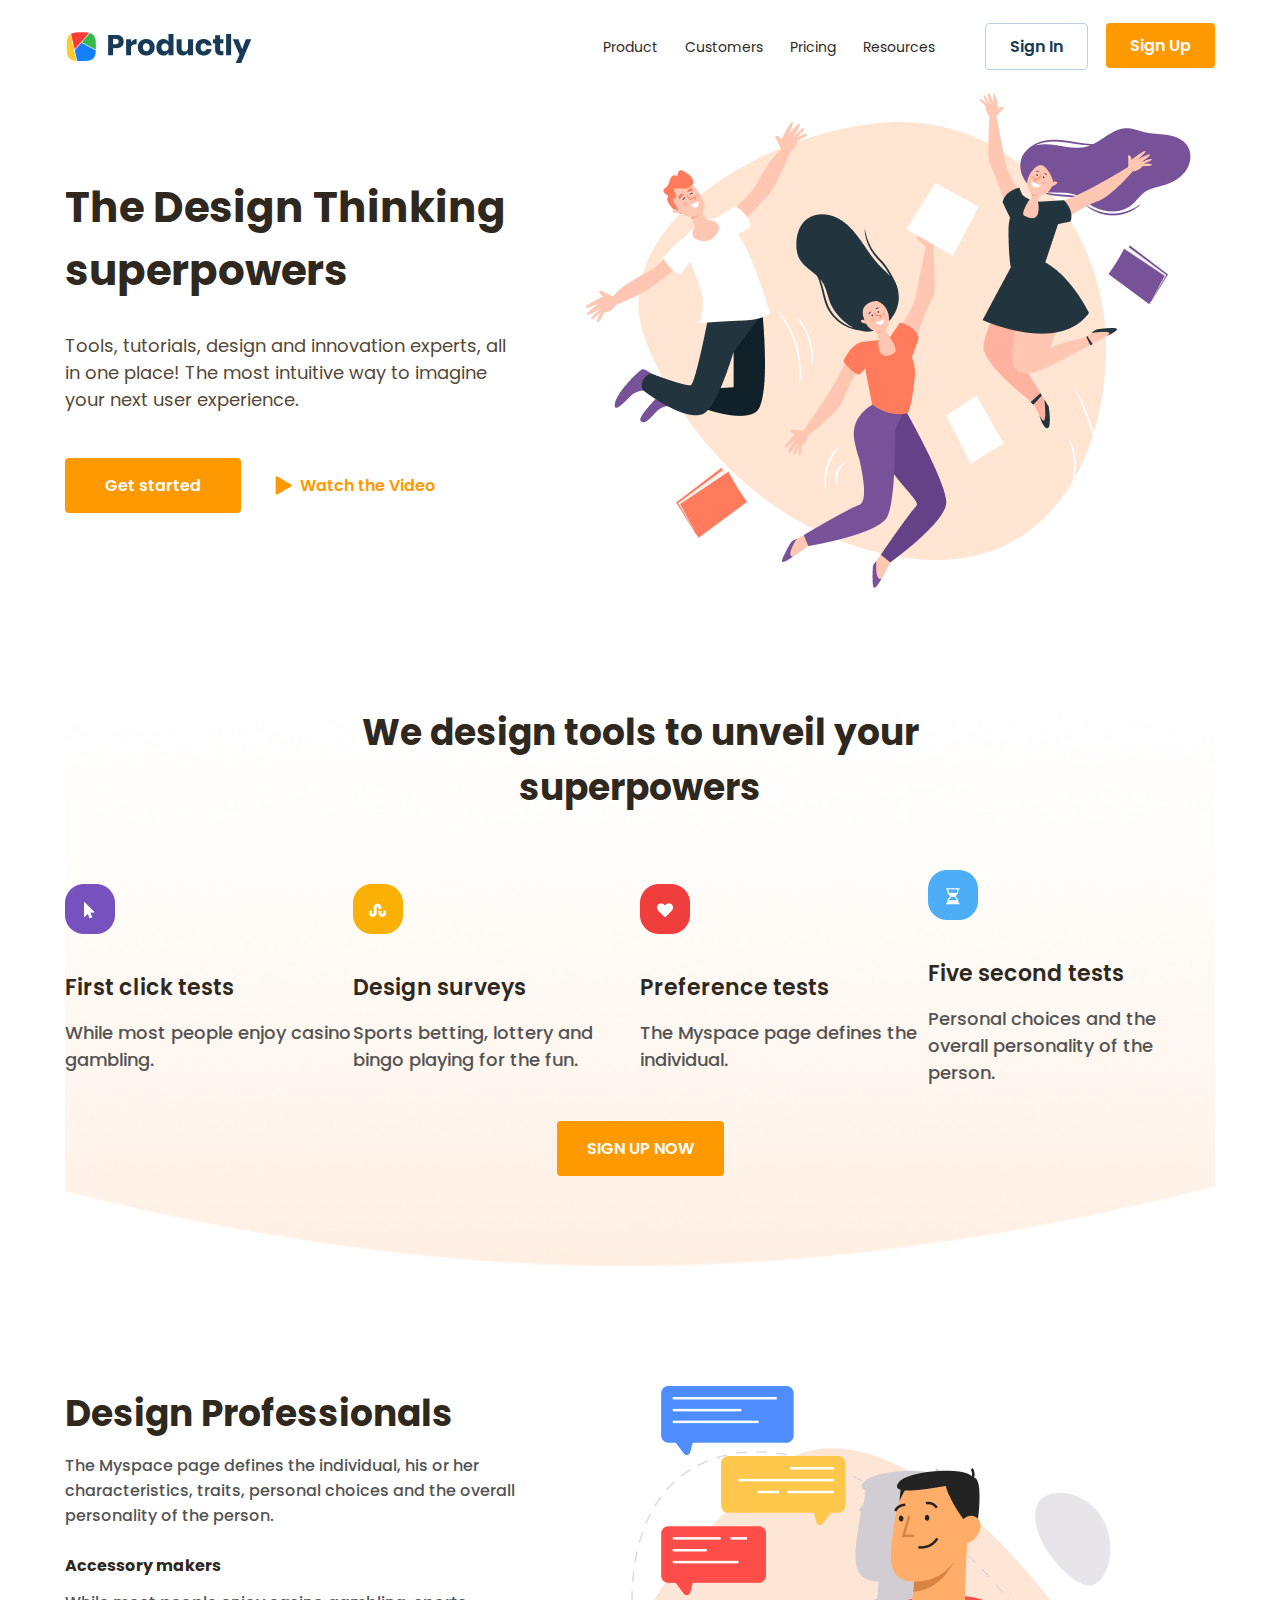
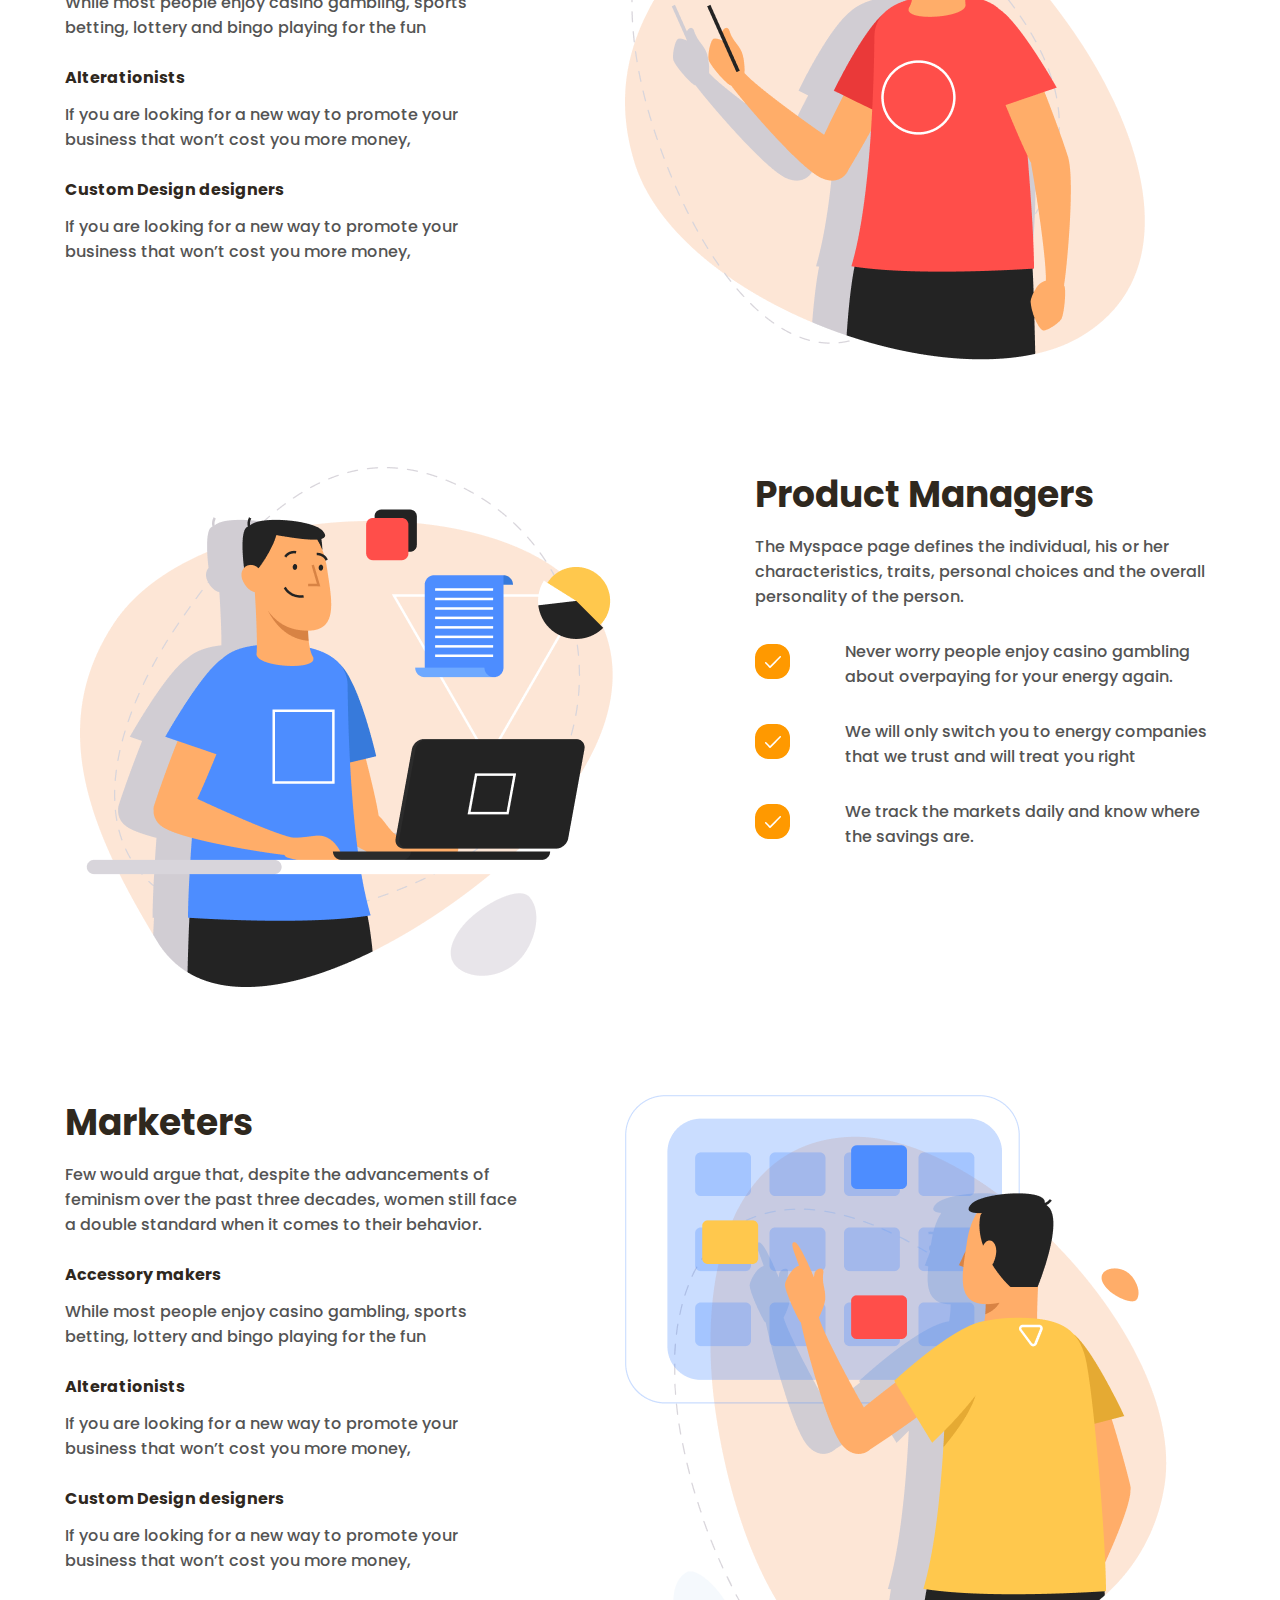
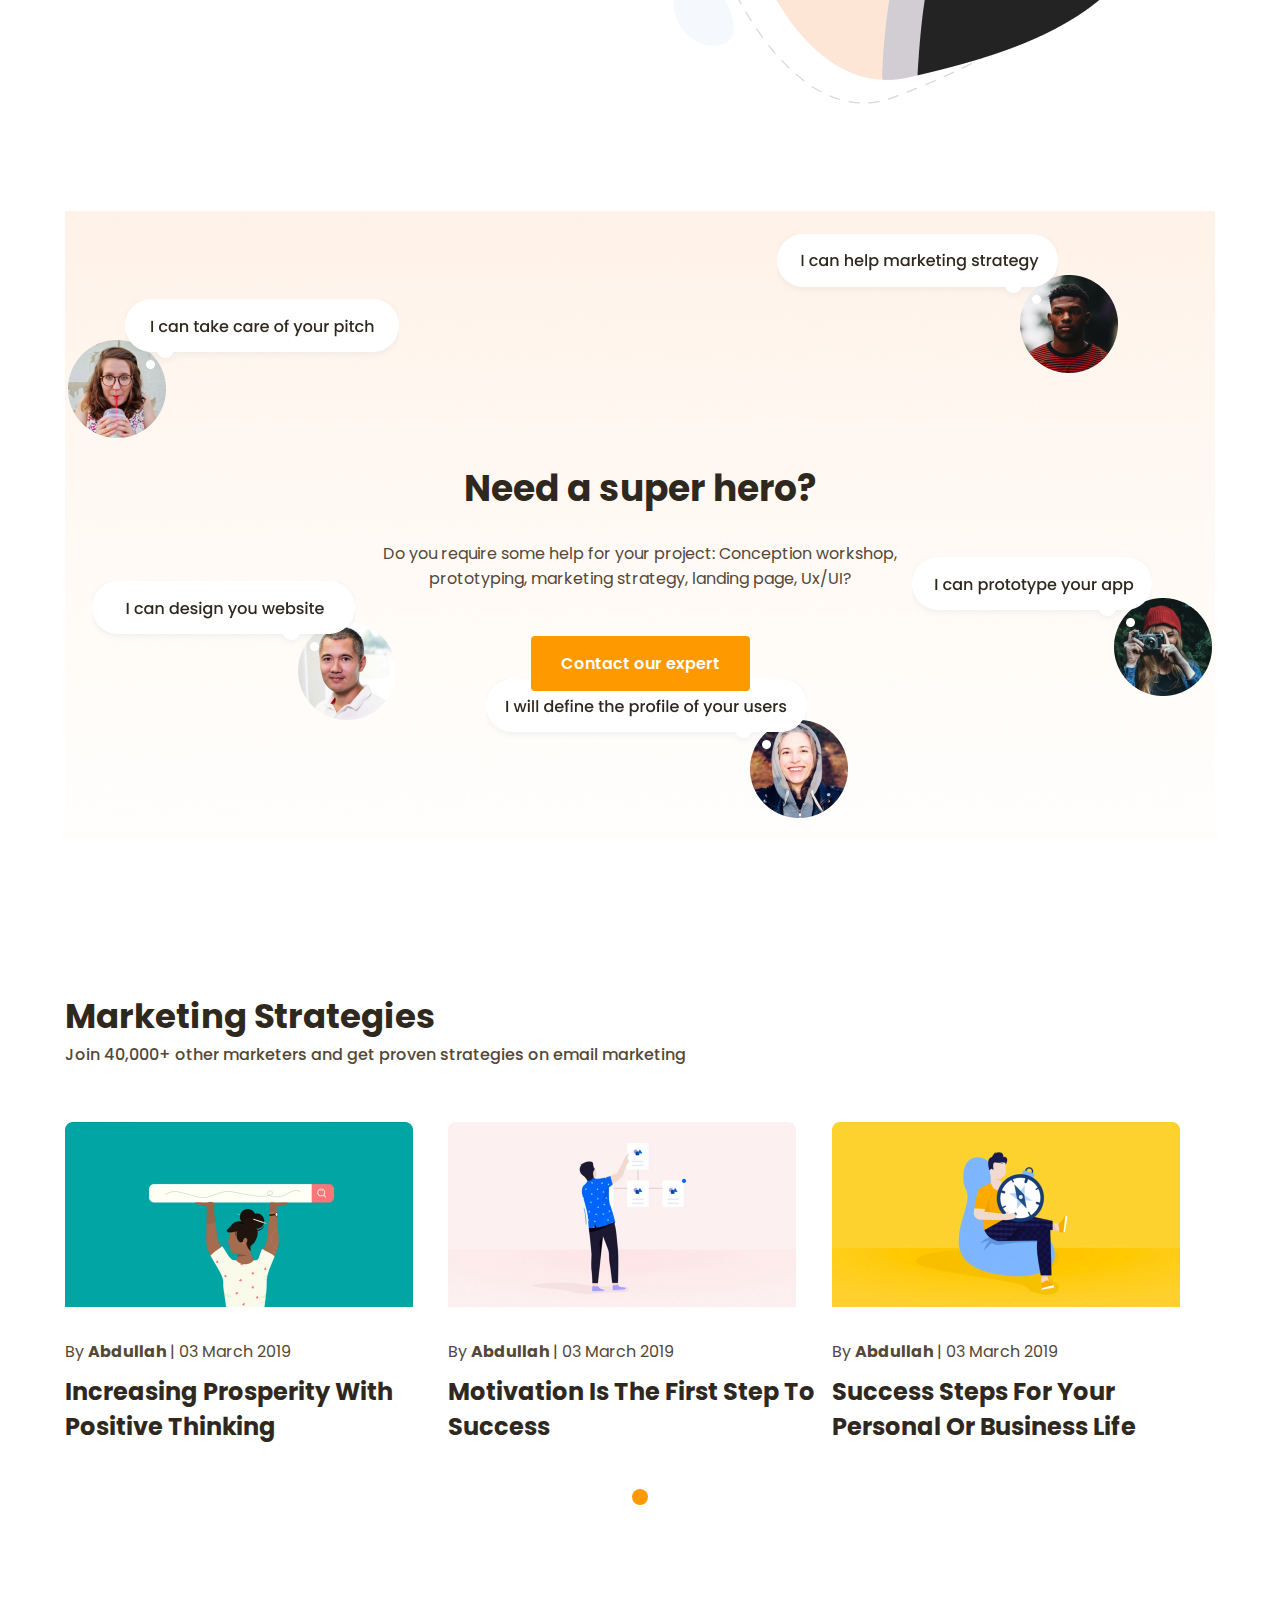
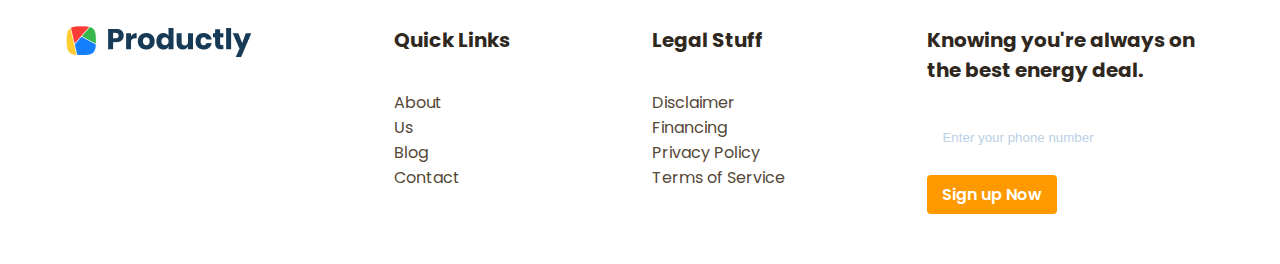
<file: index.html>
<!DOCTYPE html>
<html lang="en">
  <head>
    <meta charset="UTF-8" />
    <meta name="viewport" content="width=device-width, initial-scale=1.0" />
    <link rel="stylesheet" href="styles/style.css" />
    <link
      href="https://fonts.googleapis.com/css2?family=Poppins:wght@400;500;600;700&display=swap"
      rel="stylesheet"
    />
    <title>Document</title>
  </head>
  <body>
    <!-- header -->
    <header class="header">
      <div class="container">
        <div class="header__inner">
          <div class="header__logo"><img src="img/logo.png" alt="" /></div>
          <span id="gamburger" class="gamburger">
            <i></i>
            <i></i>
            <i></i>
          </span>
          <div id="nav" class="nav">
            <ul class="nav__menu">
              <li class="nav__menu-item"><a href="">Product</a></li>
              <li class="nav__menu-item"><a href="">Customers</a></li>
              <li class="nav__menu-item"><a href="">Pricing</a></li>
              <li class="nav__menu-item"><a href="">Resources</a></li>
            </ul>
            <div class="nav__button">
              <a href="" class="btn btn--blue">Sign In</a>
              <a href="" class="btn btn--yellow">Sign Up</a>
            </div>
          </div>
        </div>
        <!-- end ./header__inner -->
      </div>
    </header>
    <!-- end ./header -->
    <div class="wrapper">
      <!-- intro -->
      <section class="into">
        <div class="container">
          <div class="intro__inner">
            <div class="intro__info">
              <h1 class="intro__header">The Design Thinking superpowers</h1>
              <div class="intro__text">
                Tools, tutorials, design and innovation experts, all in one
                place! The most intuitive way to imagine your next user
                experience.
              </div>
              <div class="intro__button">
                <a href="" class="btn btn--yellow">Get started</a>
                <a href="" class="btn btn--video">Watch the Video</a>
              </div>
            </div>
            <div class="intro__img">
              <img src="img/introImage.png" alt="" />
            </div>
          </div>
          <!-- end ./intro__inner -->
        </div>
      </section>
      <!-- end ./intro -->

      <!-- tools -->
      <section class="tools">
        <div class="container">
          <div class="tools__inner">
            <h1 class="tools__header general__header">
              We design tools to unveil your superpowers
            </h1>
            <div class="tools__info">
              <div class="box">
                <div class="box__logo">
                  <img src="img/tools/icon-1.png" alt="" />
                </div>
                <div class="box__header">First click tests</div>
                <div class="box__text general__text">
                  While most people enjoy casino gambling.
                </div>
              </div>
              <div class="box">
                <div class="box__logo">
                  <img src="img/tools/icon-2.png" alt="" />
                </div>
                <div class="box__header">Design surveys</div>
                <div class="box__text general__text">
                  Sports betting, lottery and bingo playing for the fun.
                </div>
              </div>
              <div class="box">
                <div class="box__logo">
                  <img src="img/tools/icon-3.png" alt="" />
                </div>
                <div class="box__header">Preference tests</div>
                <div class="box__text general__text">
                  The Myspace page defines the individual.
                </div>
              </div>
              <div class="box">
                <div class="box__logo">
                  <img src="img/tools/icon-4.png" alt="" />
                </div>
                <div class="box__header">Five second tests</div>
                <div class="box__text general__text">
                  Personal choices and the overall personality of the person.
                </div>
              </div>
            </div>
            <!-- end ./tools__info -->
            <div class="tools__button">
              <a href="" class="btn btn--yellow">SIGN UP NOW</a>
            </div>
          </div>
          <!-- end ./tools__inner -->
        </div>
      </section>
      <!-- end ./tools -->

      <!-- staff -->
      <section class="staff">
        <div class="container">
          <div class="staff__inner">
            <div class="staff__info">
              <div class="person">
                <h1 class="person__header general__header">
                  Design Professionals
                </h1>
                <div class="person__text general__text">
                  The Myspace page defines the individual, his or her
                  characteristics, traits, personal choices and the overall
                  personality of the person.
                </div>
                <div class="person__subHeader">Accessory makers</div>
                <div class="person__text general__text">
                  While most people enjoy casino gambling, sports betting,
                  lottery and bingo playing for the fun
                </div>
                <div class="person__subHeader">Alterationists</div>
                <div class="person__text general__text">
                  If you are looking for a new way to promote your business that
                  won’t cost you more money,
                </div>
                <div class="person__subHeader">Custom Design designers</div>
                <div class="person__text general__text">
                  If you are looking for a new way to promote your business that
                  won’t cost you more money,
                </div>
              </div>
              <div class="staff__info-img">
                <img src="img/staff/staff-1.png" alt="" />
              </div>
            </div>
            <div class="staff__info">
              <div class="person">
                <h1 class="person__header general__header">Product Managers</h1>
                <div class="person__text general__text">
                  The Myspace page defines the individual, his or her
                  characteristics, traits, personal choices and the overall
                  personality of the person.
                </div>

                <div class="person__checkText general__text">
                  Never worry people enjoy casino gambling about overpaying for
                  your energy again.
                </div>

                <div class="person__checkText general__text">
                  We will only switch you to energy companies that we trust and
                  will treat you right
                </div>

                <div class="person__checkText general__text">
                  We track the markets daily and know where the savings are.
                </div>
              </div>
              <div class="staff__info-img">
                <img src="img/staff/staff-2.png" alt="" />
              </div>
            </div>
            <div class="staff__info">
              <div class="person">
                <h1 class="person__header general__header">Marketers</h1>
                <div class="person__text general__text">
                  Few would argue that, despite the advancements of feminism
                  over the past three decades, women still face a double
                  standard when it comes to their behavior.
                </div>
                <div class="person__subHeader">Accessory makers</div>
                <div class="person__text general__text">
                  While most people enjoy casino gambling, sports betting,
                  lottery and bingo playing for the fun
                </div>
                <div class="person__subHeader">Alterationists</div>
                <div class="person__text general__text">
                  If you are looking for a new way to promote your business that
                  won’t cost you more money,
                </div>
                <div class="person__subHeader">Custom Design designers</div>
                <div class="person__text general__text">
                  If you are looking for a new way to promote your business that
                  won’t cost you more money,
                </div>
              </div>
              <div class="staff__info-img">
                <img src="img/staff/staff-3.png" alt="" />
              </div>
            </div>
            <!-- end ./staff__info -->
          </div>
          <!-- end./staff__inner -->
        </div>
      </section>
      <!-- end ./staff -->
      <!-- contact -->
      <div class="contact">
        <div class="container">
          <div class="contact-bg">
            <div class="contact__inner">
              <h1 class="contact__header general__header">
                Need a super hero?
              </h1>
              <div class="contact__text">
                Do you require some help for your project: Conception workshop,
                prototyping, marketing strategy, landing page, Ux/UI?
              </div>
              <div class="contact__button">
                <a href="" class="btn btn--yellow">Contact our expert</a>
              </div>
            </div>
          </div>
        </div>
      </div>
      <!-- end ./contact -->
      <!-- marketing -->
      <section class="marketing">
        <div class="container">
          <div class="marketing__inner">
            <div class="marketing__header">Marketing Strategies</div>
            <div class="marketing__text general__text">
              Join 40,000+ other marketers and get proven strategies on email
              marketing
            </div>
            <div class="marketing__info">
              <div class="blog">
                <div class="blog__img">
                  <img src="img/marketing/image-1.png" alt="" />
                </div>
                <div class="blog__text">
                  By <b> Abdullah </b>| 03 March 2019
                </div>
                <h1 class="blog__header">
                  Increasing Prosperity With Positive Thinking
                </h1>
              </div>
              <div class="blog">
                <div class="blog__img">
                  <img src="img/marketing/image-2.png" alt="" />
                </div>
                <div class="blog__text">
                  By <b> Abdullah </b> | 03 March 2019
                </div>
                <h1 class="blog__header">
                  Motivation Is The First Step To Success
                </h1>
              </div>
              <div class="blog">
                <div class="blog__img">
                  <img src="img/marketing/image-3.png" alt="" />
                </div>
                <div class="blog__text">
                  By <b> Abdullah </b> | 03 March 2019
                </div>
                <h1 class="blog__header">
                  Success Steps For Your Personal Or Business Life
                </h1>
              </div>
            </div>
            <!-- end ./marketing__info -->
            <div class="carousel">
              <div class="dot"></div>
              <div class="dot dot--active"></div>
              <div class="dot"></div>
            </div>
          </div>
          <!-- end ./marketing__inner -->
        </div>
      </section>
      <!-- end ./marketing -->

      <!-- footer -->
      <footer class="footer">
        <div class="container">
          <div class="footer__inner">
            <div class="footer__logo"><img src="img/logo.png" alt="" /></div>
            <div class="footer__link">
              <div class="footer__link-header">Quick Links</div>
              <div class="footer__link-links" id="content-1">
                <a href="">About</a>
                <a href="">Us</a>
                <a href="">Blog</a>
                <a href="">Contact</a>
              </div>
            </div>
            <div class="footer__legal">
              <div class="footer__link-header">Legal Stuff</div>
              <div class="footer__link-links" id="content-2">
                <a href="">Disclaimer</a>
                <a href="">Financing</a>
                <a href=""> Privacy Policy</a>
                <a href="">Terms of Service</a>
              </div>
            </div>
            <div class="footer__info">
              <div class="footer__link-header">
                Knowing you're always on the best energy deal.
              </div>
              <form class="footer__info-form" action="">
                <input type="text" placeholder="Enter your phone number" />
              </form>
              <div class="footer__info-button">
                <a href="" class="btn btn--yellow">Sign up Now</a>
              </div>
            </div>
          </div>
          <!-- end ./footer__inner -->
        </div>
      </footer>
      <!-- end ./footer -->
    </div>
    <script src="main.js"></script>
  </body>
</html>
</file>
<file: styles/style.css>
*,
::before,
::after {
  box-sizing: border-box;
}
body,
html {
  font-family: "Poppins", sans-serif;
  color: #544837;
  background: #fff;
  font-size: 16px;
  margin: 0;
  -webkit-font-smoothing: antialiased;
  overflow-x: hidden;
}
h1,
h2,
h3,
h4,
h5,
h6 {
  margin: 0;
}
.container {
  max-width: 1150px;
  width: 100%;
  margin: 0 auto;
}
ul {
  margin: 0;
  padding: 0;
}
/*************************************************************** general text and header styles  */
.general__header {
  font-size: 36px;
  color: #2f281e;
  font-weight: 700;
}
.general__text {
  font-size: 16px;
  color: #545454;
  font-weight: 500;
}
/*************************************************************** header  */
.header {
  z-index: 1000;
}
.header__inner {
  display: flex;
  justify-content: space-between;
  padding: 23px 0;
  align-items: center;
}
.header__logo {
  display: flex;
  align-items: center;
}
.nav {
  display: flex;
  align-items: center;
}
.nav__menu {
  display: flex;
  justify-content: center;
  list-style-type: none;
  margin-right: 50px;
}
.nav__menu-item {
  margin-right: 27px;
}
.nav__menu-item:last-child {
  margin-right: 0px;
}
.nav__menu-item a {
  text-decoration: none;
  color: #2f281e;
  font-size: 14px;
  font-weight: 400;
  transition: 0.2s linear;
}
.nav__menu-item a:hover {
  color: #ff9900;
}
.nav__button a {
  padding: 10px 24px;
}
.nav__button a:first-child {
  margin-right: 14px;
}
/*************************************************************** button  */
.btn {
  text-decoration: none;
  display: inline-block;
  vertical-align: top;
  border-radius: 4px;
  border: 0;
  font-family: inherit;
  text-decoration: none;
  cursor: pointer;
  font-weight: 600;
  transition: all 0.2s linear;
}
.btn--blue {
  border: 0.5px solid #bcd0e5;
  color: #173a56;
}
.btn--blue:hover {
  background: #bcd0e5;
}
.btn--yellow {
  background: #ff9900;
  color: #fff;
}
.btn--yellow:hover {
  background: #ffbb00;
}
.btn--video {
  background: url("/img/videoButton.png") no-repeat;
  background-position: 15px;
}
.btn--video:hover {
  text-decoration: underline;
}
/*************************************************************** intro  */
.intro {
  margin-top: 30px;
}
.intro__inner {
  display: flex;
  flex-wrap: wrap;
}
.intro__header {
  font-size: 42px;
  color: #2f281e;
  font-weight: 700;
}
.intro__info {
  display: flex;
  flex-direction: column;
  justify-content: center;
  margin-right: 60px;
  width: 40%;
}
.intro__text {
  font-size: 18px;
  color: #544837;
  font-weight: 400;
  margin-top: 30px;
}
.intro__button {
  margin-top: 45px;
}
.intro__button a {
  padding: 15px 40px;
}
.intro__button a:last-child {
  color: #ff9900;
  margin-left: 15px;
}
.intro__img {
  width: 50%;
}
/*************************************************************** tools  */
.tools {
  margin-top: 110px;
}
.tools__inner {
  background: url("/img/tools/toolsBg.png") no-repeat center/ cover;
  display: flex;
  flex-direction: column;
  align-items: center;
  padding-bottom: 90px;
}
.tools__header {
  text-align: center;
  width: 50%;
}
.tools__info {
  display: flex;
  margin-top: 55px;
  flex-wrap: wrap;
  align-items: center;
  justify-content: center;
}
.box {
  width: 25%;
}
.box__header {
  font-size: 22px;
  font-weight: 600;
  color: #2f281e;
  margin-top: 30px;
}
.box__text {
  font-size: 18px;
  margin-top: 15px;
}
.tools__button {
  margin-top: 35px;
}
.tools__button a {
  padding: 15px 30px;
}
/*************************************************************** staff  */
.staff {
  margin-top: 120px;
}
.staff__info {
  display: flex;
  flex-wrap: wrap;
  margin-top: 100px;
}
.staff__info:first-child {
  margin-top: 0;
}
.staff__info:nth-child(2) {
  display: flex;
  flex-direction: row-reverse;
}
.person {
  width: 40%;
  margin-right: 100px;
}
.staff__info:nth-child(2) .person {
  margin-right: 0;
  margin-left: 100px;
}
.person__subHeader {
  font-size: 16px;
  font-weight: 700;
  color: #2f281e;
  margin-top: 25px;
}
.person__text {
  margin-top: 12px;
}
.person__checkText {
  margin-top: 30px;
  padding-left: 90px;
  background: url("/img/staff/check.png") no-repeat;
  background-position: 0 5px;
}
.staff__info-img {
  width: 50%;
}
/*************************************************************** contact  */
.contact {
  margin-top: 100px;
}
.contact-bg {
  background: url("/img/contact-bg.png") center no-repeat;
}
.contact__inner {
  display: flex;
  flex-direction: column;
  align-items: center;
  text-align: center;
  padding: 250px 0 150px 0;
  background: url("/img/contact.png") center no-repeat;
}
.contact__text {
  margin-top: 25px;
  width: 50%;
}
.contact__button {
  margin-top: 45px;
}
.contact__button a {
  padding: 15px 30px;
}
/*************************************************************** marketing  */
.marketing {
  margin-top: 150px;
}
.marketing__info {
  display: flex;
  flex-wrap: wrap;
}
.marketing__header {
  font-size: 34px;
  font-weight: 700;
  color: #2f281e;
}
.marketing__text {
  font-size: 16px;
  font-weight: 500;
  color: #544837;
}
.marketing__info {
  margin-top: 55px;
}
.blog {
  width: 33.33333%;
}
.blog__text {
  font-size: 16px;
  font-weight: 400;
  color: #544837;
  margin-top: 25px;
}
.blog__header {
  font-size: 24px;
  font-weight: 700;
  color: #2f281e;
  margin-top: 10px;
}
.carousel {
  display: flex;
  justify-content: center;
  margin-top: 45px;
}
.dot {
  width: 16px;
  height: 16px;
  border-radius: 50%;
}
.dot--active {
  background: #ff9900;
}

/*************************************************************** footer  */
.footer {
  margin-top: 120px;
  margin-bottom: 50px;
}
.footer__inner {
  display: flex;
  justify-content: space-between;
}
.footer__link-header {
  font-size: 20px;
  color: #2f281e;
  font-weight: 700;
  text-decoration: none;
  cursor: text;
}

.footer__link-links {
  display: flex;
  flex-direction: column;
  margin-top: 35px;
}
.footer__link-links a {
  text-decoration: none;
  color: #544837;
  font-size: 16px;
  font-weight: 400;
  transition: 0.2s linear;
}
.footer__link-links a:hover {
  color: #ff9900;
}
.footer__info {
  width: 25%;
}
.footer__info-form {
  margin-top: 35px;
}
.footer__info-form input[type="text"] {
  padding: 10px 15px;
  border: #bcd0e5;
  outline: none;
}
.footer__info-button {
  margin-top: 20px;
}
.footer__info-button a {
  padding: 7px 15px;
}
::-webkit-input-placeholder {
  color: #bcd0e5;
}

@media (max-width: 993px) {
  .container {
    max-width: 850px;
    margin: 0 auto;
  }
  /*************************************************************** intro  */
  .intro__info {
    display: flex;
    align-items: center;
    margin-right: 0;
    width: 100%;
  }
  .intro__img {
    width: 100%;
    text-align: center;
  }
  /*************************************************************** staff  */
  .staff__info:first-child {
    margin-top: 0;
  }
  .person {
    width: 100%;
    margin-right: 0;
  }
  .staff__info:nth-child(2) .person {
    margin-right: 0;
    margin-left: 0;
  }
  .person__text {
    margin-top: 12px;
  }
  .person__checkText {
    min-height: 50px;
  }
  .staff__info-img {
    width: 100%;
    margin-top: 50px;
    text-align: center;
  }
  /*************************************************************** contact  */
  .contact__inner {
    padding: 150px 0 150px 0;
    background: none;
  }
  /*************************************************************** marketing  */
  .marketing__inner {
    text-align: center;
  }
  .blog {
    width: 100%;
  }
}
@media (max-width: 768px) {
  .container {
    max-width: 650px;
    margin: 0 auto;
  }
  /*************************************************************** tools  */
  .box {
    width: 50%;
    margin-top: 30px;
  }
  /************************************************************************************************** responsive header   */
  .wrapper {
    transition: 0.5s;
  }
  .wrapper.active {
    padding-top: 400px;
  }
  .nav {
    display: none;
    position: absolute;
    left: 5%;
    top: 90px;
  }
  .nav__menu {
    display: flex;
    flex-direction: column;
  }
  .nav__menu-item {
    margin: 0 0 15px 0;
  }
  .nav__menu-item a {
    font-size: 25px;
  }
  .nav__button {
    display: flex;
    flex-direction: column;
  }
  .nav__button a {
    margin: 0 0 15px 0;
    padding: 15px 20px;
    text-align: center;
    width: 80%;
  }
  .gamburger {
    display: inline-block;
    margin: 3px;
    cursor: pointer;
  }
  .gamburger i {
    display: block;
    width: 30px;
    height: 6px;
    margin: 4px auto;
    background: #222;
  }
  .show {
    display: block;
    animation: show 0.8s linear forwards;
  }
  @keyframes show {
    0% {
      opacity: 0;
    }
    100% {
      opacity: 1;
    }
  }
}
@media (max-width: 575px) {
  .container {
    max-width: 500px;
    margin: 0 auto;
  }
  /*************************************************************** intro  */
  .intro__img img {
    width: 450px;
  }
  /*************************************************************** tools  */
  .box {
    width: 100%;
    margin-top: 30px;
    text-align: center;
  }
  /*************************************************************** footer  */
  .footer__inner {
    display: flex;
    flex-wrap: wrap;
  }
  .footer__logo {
    width: 100%;
  }
  .footer__info {
    width: 100%;
    margin-top: 30px;
  }
}
@media (max-width: 375px) {
  .container {
    max-width: 300px;
    margin: 0 auto;
  }
  /*************************************************************** intro  */
  .intro__img img {
    width: 300px;
  }
  .intro__info {
    text-align: center;
  }
  .intro__button a:last-child {
    margin-left: 0;
  }
  /*************************************************************** tools  */
  .tools__header {
    width: 100%;
  }
  /*************************************************************** tools  */
  .staff__info-img img {
    width: 300px;
  }
  /*************************************************************** contact  */
  .contact__inner {
    padding: 100px 0 50px 0;
  }
  .contact__text {
    width: 100%;
  }
  /*************************************************************** marketing  */
  .blog__img img {
    width: 300px;
  }
}
</file>
